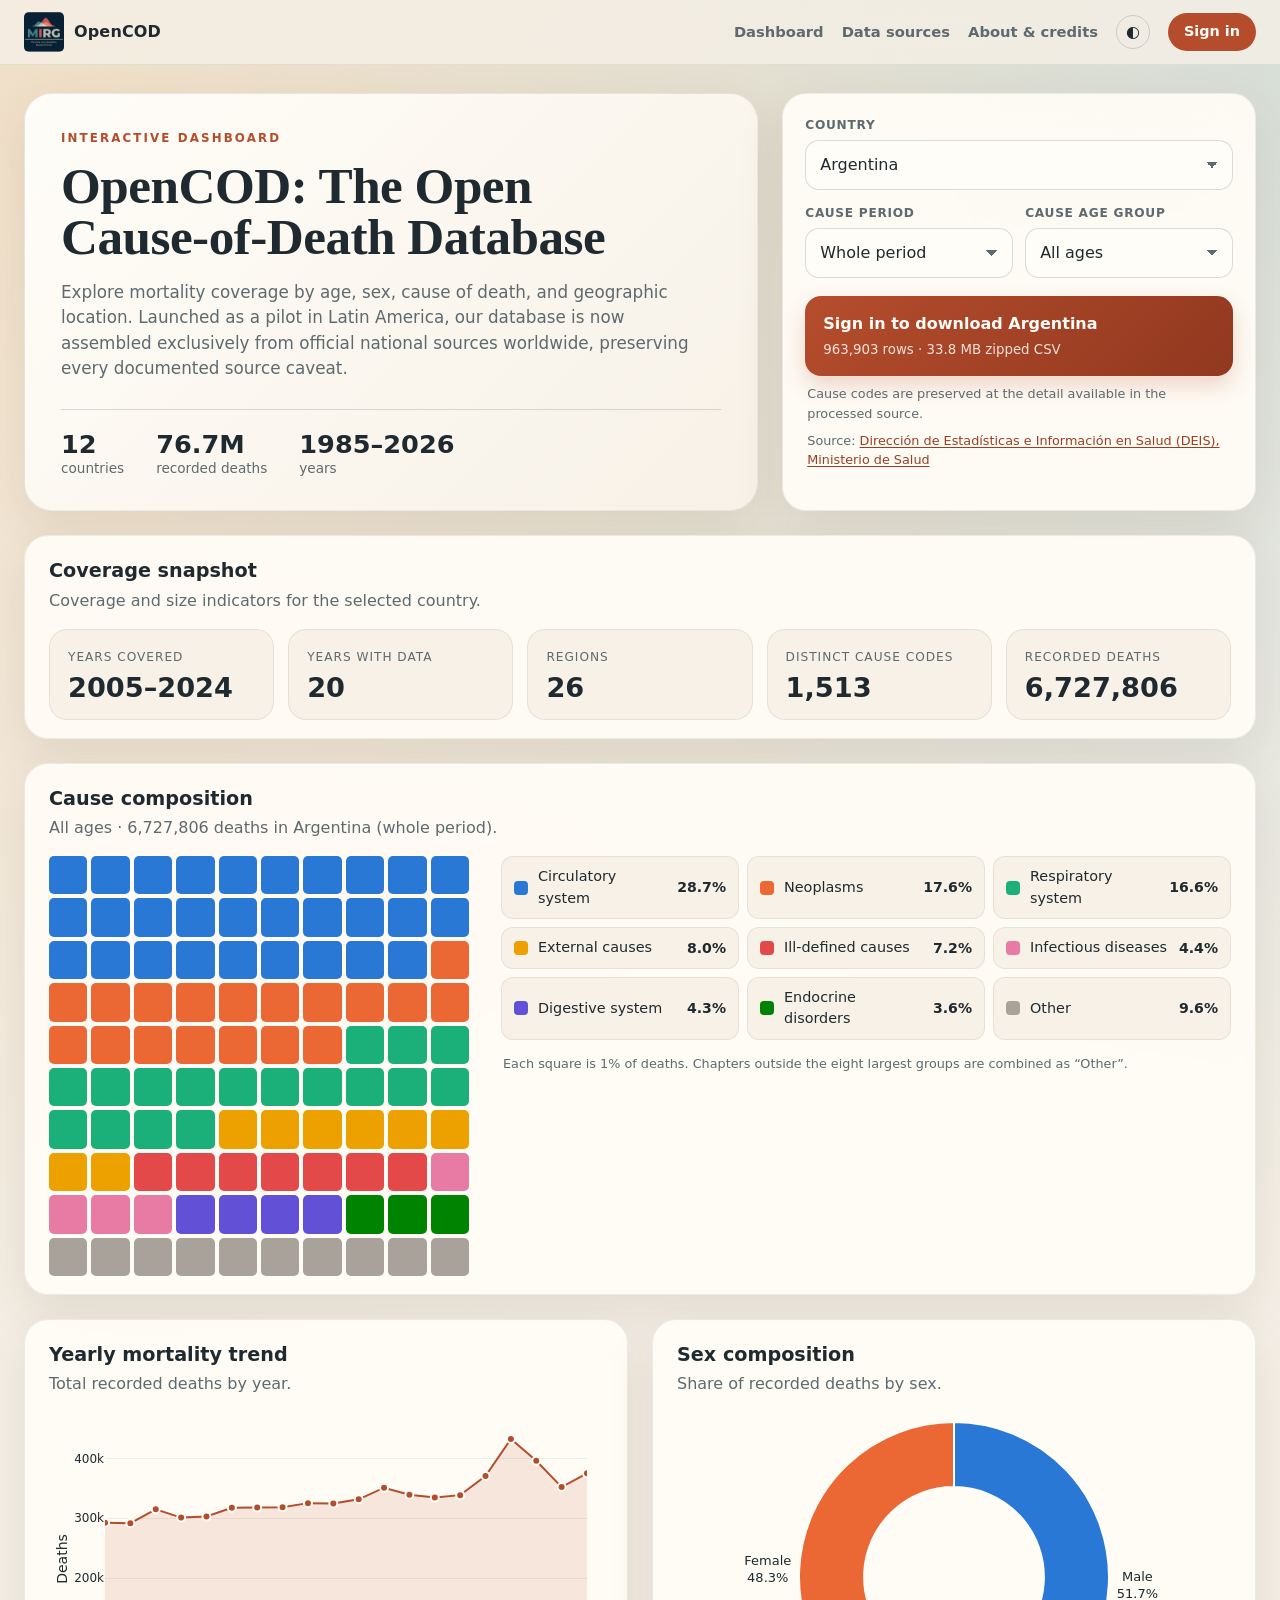
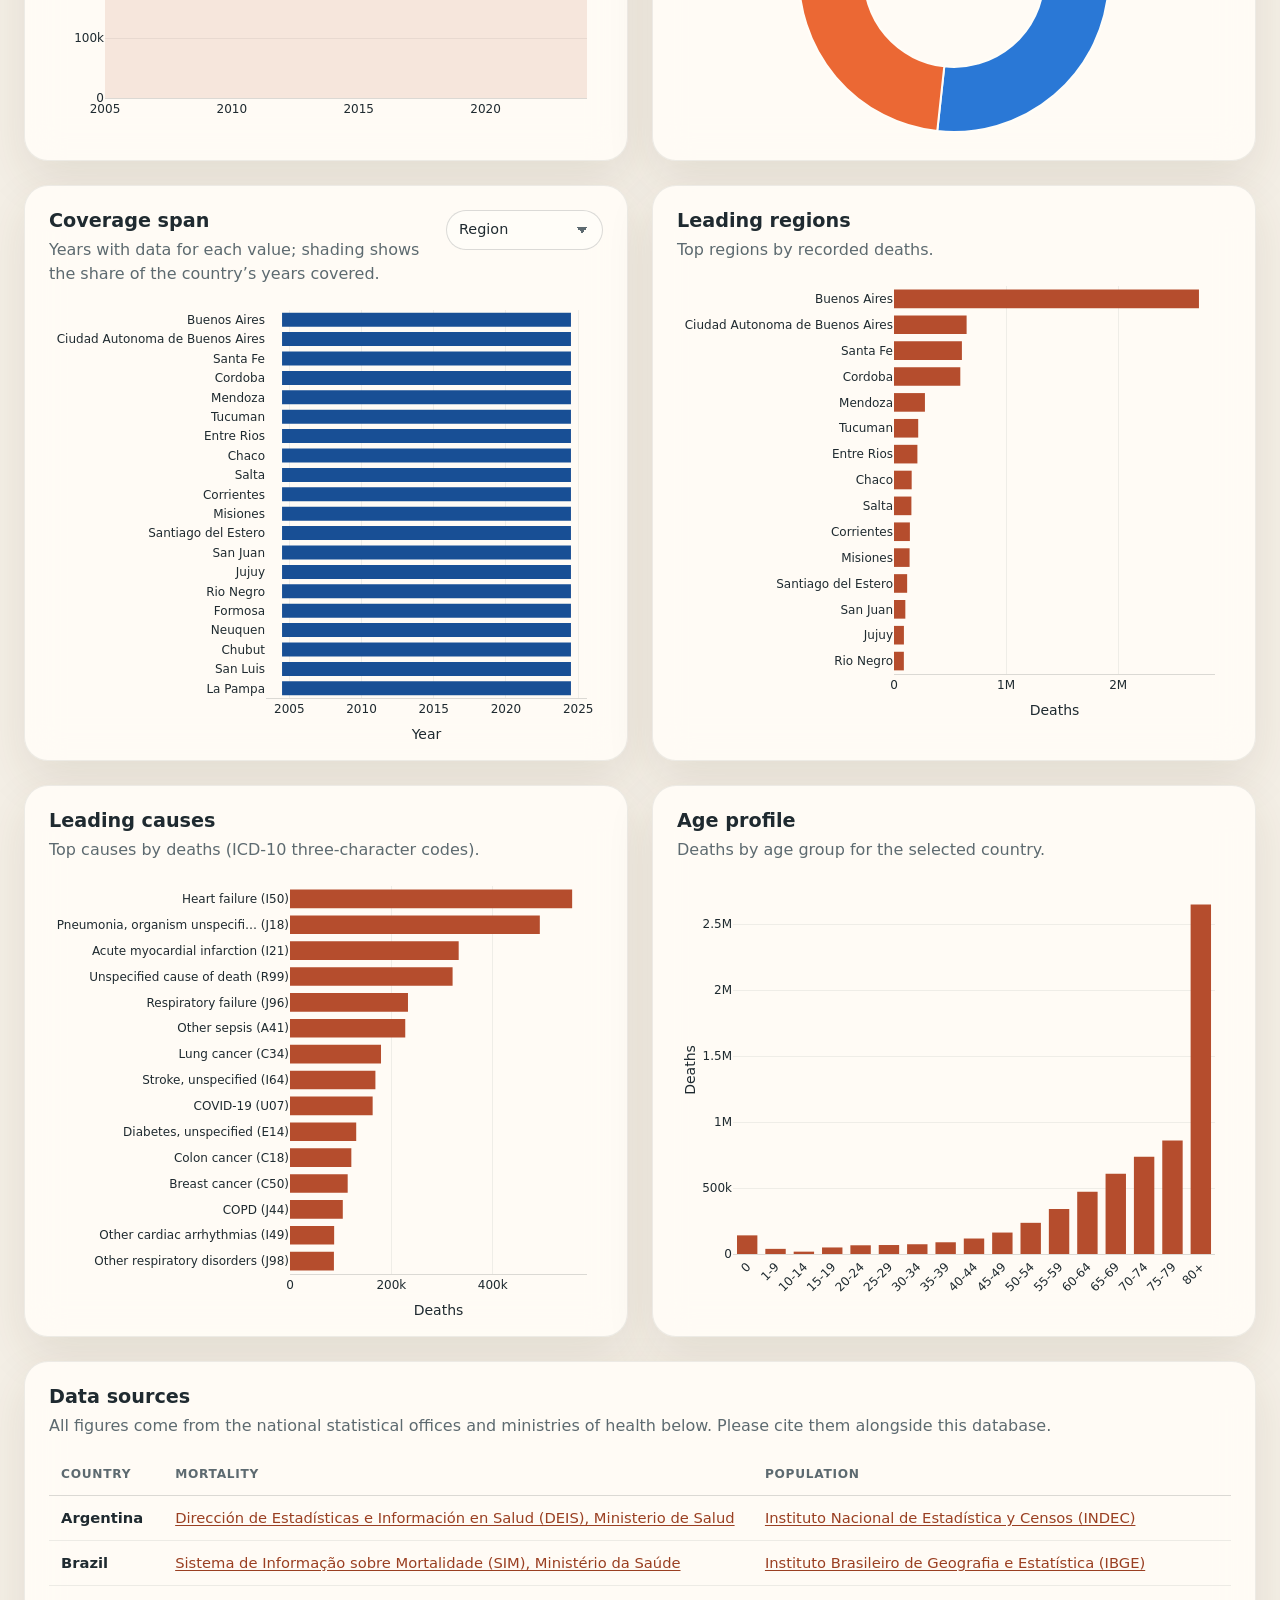
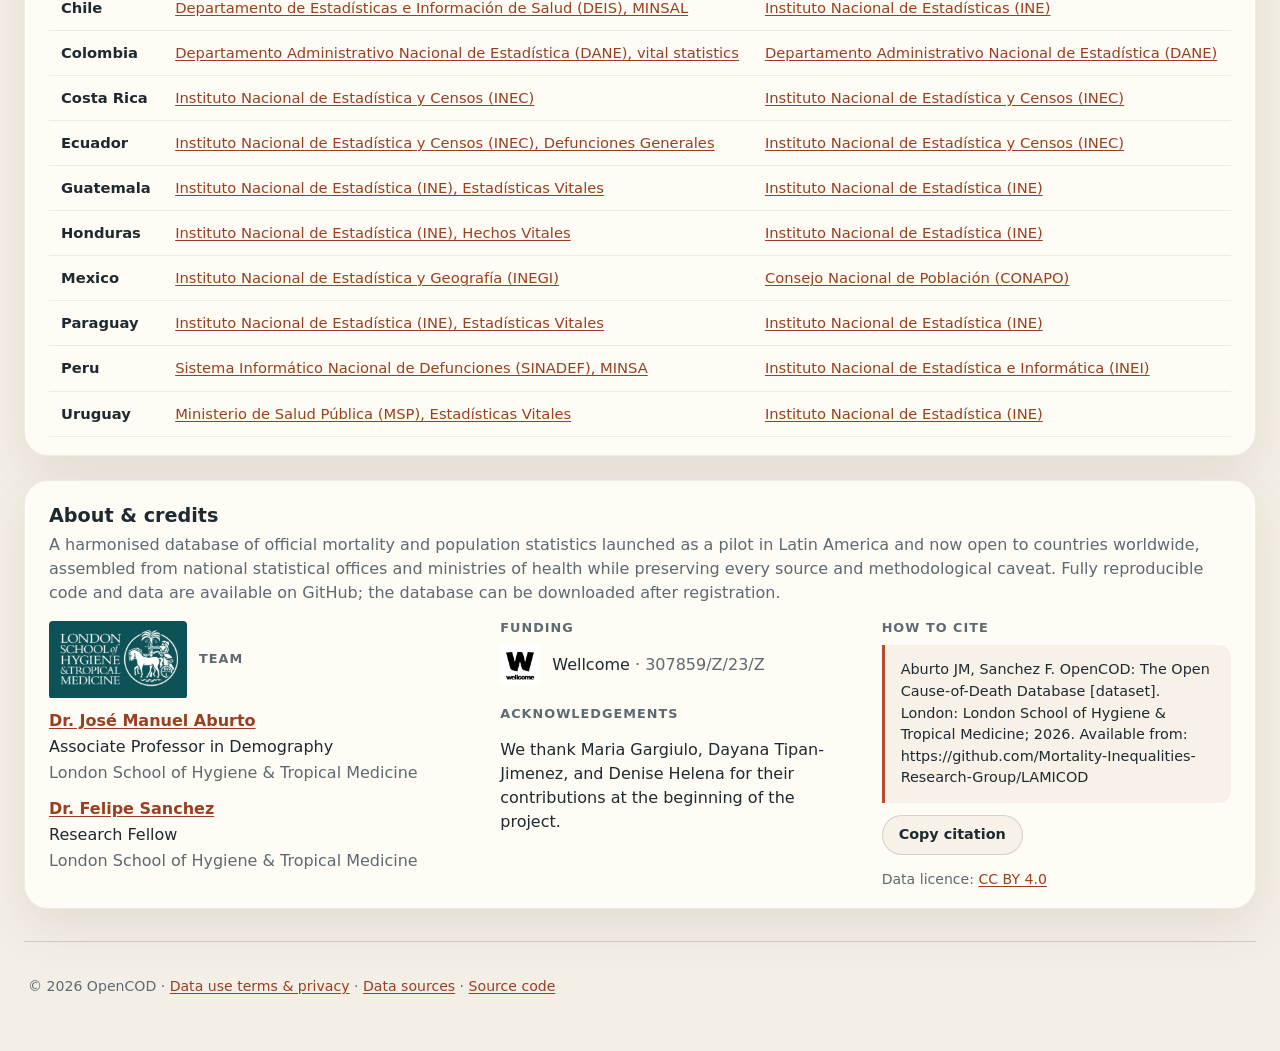
<file: index.html>
<!DOCTYPE html>
<html lang="en">
  <head>
    <meta charset="UTF-8" />
    <meta name="viewport" content="width=device-width, initial-scale=1.0" />
    <title>OpenCOD: The Open Cause-of-Death Database</title>
    <meta
      name="description"
      content="OpenCOD: harmonised official cause-of-death statistics assembled from national sources worldwide."
    />
    <link rel="stylesheet" href="./styles.css?v=20261104-3" />
    <script src="./vendor/plotly-2.35.2.min.js"></script>
    <script src="./vendor/supabase-2.45.4.min.js"></script>
    <script src="./config.js?v=20261104-2"></script>
  </head>
  <body>
    <nav class="topbar" aria-label="Main">
      <div class="topbar-inner">
        <a class="brand" href="#top">
          <img
            class="brand-logo"
            src="./assets/mirg.png"
            alt="Mortality and Inequalities Research Group"
          />
          <span>OpenCOD</span>
        </a>
        <div class="topbar-links">
          <a href="#dashboard">Dashboard</a>
          <a href="#sources">Data sources</a>
          <a href="#about">About &amp; credits</a>
          <button id="theme-toggle" class="icon-button" type="button" aria-label="Toggle dark mode">
            <span aria-hidden="true">◐</span>
          </button>
          <button id="account-button" class="pill-button" type="button">Sign in</button>
        </div>
      </div>
    </nav>

    <div class="page-shell" id="top">
      <header class="hero">
        <div class="hero-copy">
          <p class="eyebrow">Interactive dashboard</p>
          <h1>OpenCOD: The Open Cause-of-Death Database</h1>
          <p class="hero-text">
            Explore mortality coverage by age, sex, cause of death, and geographic
            location. Launched as a pilot in Latin America, our database is now assembled
            exclusively from official national sources worldwide, preserving every
            documented source caveat.
          </p>
          <ul class="hero-facts" id="hero-facts" aria-label="Database at a glance"></ul>
        </div>

        <div class="hero-panel" aria-label="Filters and download">
          <label class="control">
            <span>Country</span>
            <select id="country-select"></select>
          </label>
          <div class="control-row">
            <label class="control">
              <span>Cause period</span>
              <select id="year-select"></select>
            </label>
            <label class="control">
              <span>Cause age group</span>
              <select id="age-select"></select>
            </label>
          </div>

          <div class="download-control">
            <button id="country-download" class="download-button" type="button" disabled>
              <span id="country-download-label">Select one country to download</span>
              <small id="country-download-detail">Age, sex, location, cause code, year and deaths</small>
            </button>
            <p id="country-download-note" class="download-note"></p>
            <p id="country-source" class="download-source"></p>
          </div>
        </div>
      </header>

      <main class="dashboard-grid" id="dashboard">
        <section class="panel wide">
          <div class="section-heading">
            <h2>Coverage snapshot</h2>
            <p>Coverage and size indicators for the selected country.</p>
          </div>
          <div id="kpi-grid" class="kpi-grid"></div>
        </section>

        <section class="panel wide">
          <div class="section-heading">
            <h2>Cause composition</h2>
            <p id="waffle-subtitle">Cause-of-death composition for the selected country, age group and period.</p>
          </div>
          <div class="waffle-layout">
            <div id="waffle-chart" class="waffle-chart" role="img" aria-label="Cause composition, each square is 1% of deaths"></div>
            <div>
              <div id="waffle-legend" class="waffle-legend"></div>
              <p class="chart-footnote">Each square is 1% of deaths. Chapters outside the eight largest groups are combined as “Other”.</p>
            </div>
          </div>
        </section>

        <section class="panel">
          <div class="section-heading">
            <h2>Yearly mortality trend</h2>
            <p>Total recorded deaths by year.</p>
          </div>
          <div id="yearly-chart" class="chart"></div>
        </section>

        <section class="panel">
          <div class="section-heading">
            <h2>Sex composition</h2>
            <p>Share of recorded deaths by sex.</p>
          </div>
          <div id="sex-chart" class="chart"></div>
        </section>

        <section class="panel">
          <div class="section-heading section-heading-row">
            <div>
              <h2>Coverage span</h2>
              <p>Years with data for each value; shading shows the share of the country’s years covered.</p>
            </div>
            <label class="control compact">
              <span class="visually-hidden">Dimension</span>
              <select id="dimension-select">
                <option value="region">Region</option>
                <option value="age_group">Age group</option>
                <option value="sex">Sex</option>
                <option value="cause_group">Cause of death</option>
              </select>
            </label>
          </div>
          <div id="availability-chart" class="chart tall"></div>
        </section>

        <section class="panel">
          <div class="section-heading">
            <h2>Leading regions</h2>
            <p>Top regions by recorded deaths.</p>
          </div>
          <div id="region-chart" class="chart tall"></div>
        </section>

        <section class="panel">
          <div class="section-heading">
            <h2>Leading causes</h2>
            <p>Top causes by deaths (ICD-10 three-character codes).</p>
          </div>
          <div id="cause-chart" class="chart tall"></div>
        </section>

        <section class="panel">
          <div class="section-heading">
            <h2>Age profile</h2>
            <p>Deaths by age group for the selected country.</p>
          </div>
          <div id="age-chart" class="chart tall"></div>
        </section>

        <section class="panel wide" id="sources">
          <div class="section-heading">
            <h2>Data sources</h2>
            <p>
              All figures come from the national statistical offices and ministries of health
              below. Please cite them alongside this database.
            </p>
          </div>
          <div class="table-wrap">
            <table class="sources-table">
              <thead>
                <tr><th scope="col">Country</th><th scope="col">Mortality</th><th scope="col">Population</th></tr>
              </thead>
              <tbody id="sources-body"></tbody>
            </table>
          </div>
        </section>

        <section class="panel wide" id="about">
          <div class="section-heading">
            <h2>About &amp; credits</h2>
            <p id="about-summary"></p>
          </div>
          <div class="about-grid">
            <div>
              <h3 class="credit-heading">
                <img
                  class="credit-logo institution-logo"
                  src="./assets/lshtm.png"
                  alt="London School of Hygiene &amp; Tropical Medicine"
                />
                <span>Team</span>
              </h3>
              <ul id="team-list" class="people-list"></ul>
            </div>
            <div>
              <h3>Funding</h3>
              <ul id="funder-list" class="plain-list"></ul>
              <h3>Acknowledgements</h3>
              <p id="acknowledgements"></p>
            </div>
            <div>
              <h3>How to cite</h3>
              <blockquote id="citation" class="citation"></blockquote>
              <button id="copy-citation" class="pill-button subtle" type="button">Copy citation</button>
              <p id="license" class="license"></p>
            </div>
          </div>
        </section>
      </main>

      <footer class="site-footer">
        <p>
          © <span id="footer-year"></span> OpenCOD ·
          <a href="./terms.html">Data use terms &amp; privacy</a> ·
          <a href="#sources">Data sources</a> ·
          <a id="footer-repo" href="#" hidden>Source code</a>
        </p>
      </footer>
    </div>

    <dialog id="auth-dialog" class="auth-dialog" aria-labelledby="auth-title">
      <form method="dialog" class="dialog-close-form">
        <button class="icon-button" aria-label="Close">✕</button>
      </form>

      <div id="auth-view-signin" class="auth-view">
        <h2 id="auth-title">Sign in to download</h2>
        <form id="signin-form" class="auth-form">
          <label class="control"><span>Email</span>
            <input type="email" name="email" required autocomplete="email" />
          </label>
          <label class="control"><span>Password</span>
            <input type="password" name="password" required autocomplete="current-password" />
          </label>
          <button class="primary-button" type="submit">Sign in</button>
        </form>
        <p class="muted small"><button type="button" class="link-button" data-auth-view="forgot">Forgot your password?</button></p>
        <p class="muted small">New here? <button type="button" class="link-button" data-auth-view="register">Register for data access</button></p>
      </div>

      <div id="auth-view-forgot" class="auth-view" hidden>
        <h2>Reset your password</h2>
        <p class="muted">Enter the email you registered with and we’ll send you a link to choose a new password.</p>
        <form id="forgot-form" class="auth-form">
          <label class="control"><span>Email</span>
            <input type="email" name="email" required autocomplete="email" />
          </label>
          <button class="primary-button" type="submit">Email me a reset link</button>
        </form>
        <p class="muted small"><button type="button" class="link-button" data-auth-view="signin">Back to sign in</button></p>
      </div>

      <div id="auth-view-password" class="auth-view" hidden>
        <h2>Set your password</h2>
        <p class="muted">Choose a password (at least 8 characters). You’ll use it with your email to sign in next time.</p>
        <form id="password-form" class="auth-form">
          <label class="control"><span>New password</span>
            <input type="password" name="password" required minlength="8" autocomplete="new-password" />
          </label>
          <label class="control"><span>Confirm password</span>
            <input type="password" name="confirm" required minlength="8" autocomplete="new-password" />
          </label>
          <button class="primary-button" type="submit">Save password</button>
        </form>
      </div>

      <div id="auth-view-register" class="auth-view" hidden>
        <h2>Register for data access</h2>
        <p class="muted">
          Downloads are free. We ask who you are so we can report how the data are used and
          contact you if a file is corrected.
        </p>
        <form id="register-form" class="auth-form">
          <label class="control"><span>Full name</span>
            <input name="full_name" required maxlength="200" autocomplete="name" />
          </label>
          <label class="control"><span>Email</span>
            <input type="email" name="email" required autocomplete="email" />
          </label>
          <label class="control"><span>Institution / organisation</span>
            <input name="institution" required maxlength="200" autocomplete="organization" />
          </label>
          <label class="control"><span>Country</span>
            <input name="country" required maxlength="100" autocomplete="country-name" />
          </label>
          <label class="control"><span>Intended use</span>
            <textarea name="intended_use" required maxlength="1000" rows="3"
              placeholder="e.g. PhD thesis on cardiovascular mortality trends"></textarea>
          </label>
          <label class="checkbox">
            <input type="checkbox" name="accepted_terms" required />
            <span>I agree to the <a href="./terms.html" target="_blank" rel="noopener">data use terms and privacy notice</a>.</span>
          </label>
          <button class="primary-button" type="submit">Register and email me a link to set my password</button>
        </form>
        <p class="muted small">Already registered? <button type="button" class="link-button" data-auth-view="signin">Sign in</button></p>
      </div>

      <div id="auth-view-account" class="auth-view" hidden>
        <h2>Your account</h2>
        <p id="account-details" class="muted"></p>
        <button type="button" class="pill-button subtle" data-auth-view="password">Change password</button>
        <button id="signout-button" class="pill-button subtle" type="button">Sign out</button>
      </div>

      <p id="auth-message" class="auth-message" role="status" aria-live="polite"></p>
    </dialog>

    <div id="loading" class="loading" role="status">
      <span class="spinner" aria-hidden="true"></span>
      <span>Loading mortality data…</span>
    </div>

    <script src="./icd10.js?v=20261104-2"></script>
    <script src="./auth.js?v=20261105-1"></script>
    <script src="./app.js?v=20261104-2"></script>
  </body>
</html>
</file>
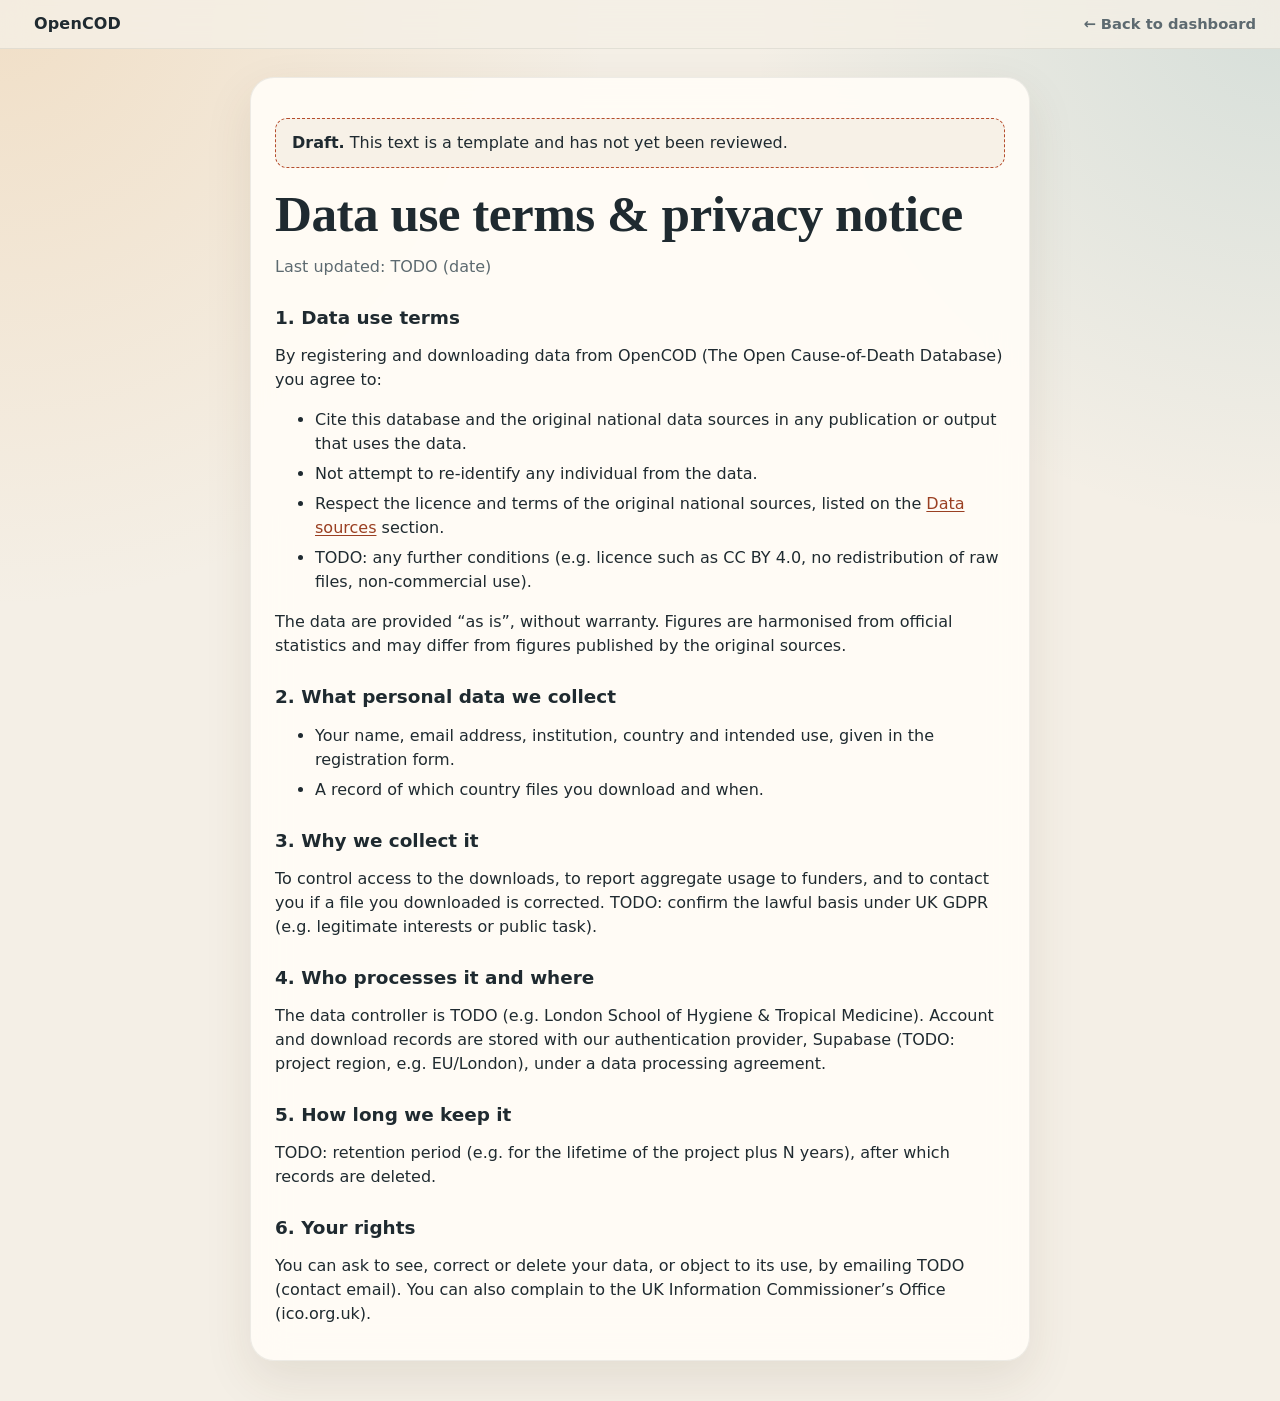
<file: terms.html>
<!DOCTYPE html>
<html lang="en">
  <head>
    <meta charset="UTF-8" />
    <meta name="viewport" content="width=device-width, initial-scale=1.0" />
    <title>Data Use Terms</title>
    <link rel="stylesheet" href="./styles.css?v=20261104-2" />
    <style>
      .legal { max-width: 780px; margin: 0 auto; }
      .legal h2 { margin: 28px 0 8px; font-size: 1.15rem; }
      .legal li { margin-bottom: 6px; }
      .draft-banner {
        padding: 12px 16px; border-radius: 12px; margin-bottom: 20px;
        border: 1px dashed var(--accent); color: var(--ink); background: var(--panel-sunken);
      }
    </style>
  </head>
  <body>
    <nav class="topbar" aria-label="Main">
      <div class="topbar-inner">
        <a class="brand" href="./index.html"><span class="brand-mark" aria-hidden="true"></span><span>OpenCOD</span></a>
        <div class="topbar-links"><a href="./index.html">← Back to dashboard</a></div>
      </div>
    </nav>

    <div class="page-shell">
      <article class="panel legal">
        <!-- TODO: Replace every TODO below and have the text reviewed by LSHTM's
             data protection / legal team, then delete this banner. -->
        <p class="draft-banner"><strong>Draft.</strong> This text is a template and has not yet been reviewed.</p>

        <h1>Data use terms &amp; privacy notice</h1>
        <p class="muted">Last updated: TODO (date)</p>

        <h2>1. Data use terms</h2>
        <p>By registering and downloading data from OpenCOD (The Open Cause-of-Death Database) you agree to:</p>
        <ul>
          <li>Cite this database and the original national data sources in any publication or output that uses the data.</li>
          <li>Not attempt to re-identify any individual from the data.</li>
          <li>Respect the licence and terms of the original national sources, listed on the <a href="./index.html#sources">Data sources</a> section.</li>
          <li>TODO: any further conditions (e.g. licence such as CC BY 4.0, no redistribution of raw files, non-commercial use).</li>
        </ul>
        <p>The data are provided “as is”, without warranty. Figures are harmonised from official statistics and may differ from figures published by the original sources.</p>

        <h2>2. What personal data we collect</h2>
        <ul>
          <li>Your name, email address, institution, country and intended use, given in the registration form.</li>
          <li>A record of which country files you download and when.</li>
        </ul>

        <h2>3. Why we collect it</h2>
        <p>
          To control access to the downloads, to report aggregate usage to funders, and to contact you
          if a file you downloaded is corrected. TODO: confirm the lawful basis under UK GDPR
          (e.g. legitimate interests or public task).
        </p>

        <h2>4. Who processes it and where</h2>
        <p>
          The data controller is TODO (e.g. London School of Hygiene &amp; Tropical Medicine).
          Account and download records are stored with our authentication provider, Supabase
          (TODO: project region, e.g. EU/London), under a data processing agreement.
        </p>

        <h2>5. How long we keep it</h2>
        <p>TODO: retention period (e.g. for the lifetime of the project plus N years), after which records are deleted.</p>

        <h2>6. Your rights</h2>
        <p>
          You can ask to see, correct or delete your data, or object to its use, by emailing
          TODO (contact email). You can also complain to the UK Information Commissioner’s Office (ico.org.uk).
        </p>
      </article>
    </div>
  </body>
</html>
</file>
<file: styles.css>
/* ------------------------------------------------------------------ tokens */
:root {
  color-scheme: light;
  --font-sans: "Avenir Next", "Segoe UI", system-ui, sans-serif;
  --font-serif: Georgia, "Times New Roman", serif;

  --bg: #f4efe6;
  --bg-glow-warm: rgba(229, 171, 99, 0.24);
  --bg-glow-cool: rgba(31, 122, 140, 0.14);
  --panel: rgba(255, 252, 246, 0.94);
  --panel-strong: #fffdf8;
  --panel-sunken: #f7f1e7;
  --ink: #1f2a30;
  --muted: #5d6a70;
  --line: rgba(31, 42, 48, 0.08);
  --line-strong: rgba(31, 42, 48, 0.16);
  --grid: rgba(31, 42, 48, 0.07);
  --accent: #b54d2d;
  --accent-deep: #91381f;
  --accent-ink: #fffdf8;
  --link: #9a3f22;
  --shadow: 0 18px 48px rgba(79, 56, 30, 0.1);
  --focus: #2a78d6;

  /* Single-series charts use the brand accent. */
  --chart-accent: #b54d2d;
  --chart-accent-fill: rgba(181, 77, 45, 0.12);

  /* Categorical slots (validated: adjacent CVD ΔE ≥ 9.1, normal-vision ≥ 19.6). */
  --series-1: #2a78d6;
  --series-2: #eb6834;
  --series-3: #1baf7a;
  --series-4: #eda100;
  --series-5: #e87ba4;
  --series-6: #008300;
  --series-7: #6250d6;
  --series-8: #e34948;
  --series-other: #a8a29a;

  /* Sequential (one hue, light -> dark). */
  --seq-low: #b7d3f6;
  --seq-high: #184f95;
}

@media (prefers-color-scheme: dark) {
  :root:where(:not([data-theme="light"])) {
    color-scheme: dark;
    --bg: #171513;
    --bg-glow-warm: rgba(181, 77, 45, 0.16);
    --bg-glow-cool: rgba(31, 122, 140, 0.12);
    --panel: rgba(33, 30, 27, 0.94);
    --panel-strong: #211e1b;
    --panel-sunken: #2a2622;
    --ink: #f0ebe3;
    --muted: #b5aca0;
    --line: rgba(240, 235, 227, 0.08);
    --line-strong: rgba(240, 235, 227, 0.18);
    --grid: rgba(240, 235, 227, 0.08);
    --accent: #d0643f;
    --accent-deep: #a8492a;
    --link: #f0a07f;
    --shadow: 0 18px 48px rgba(0, 0, 0, 0.35);
    --focus: #6da7ec;
    --chart-accent: #e07a55;
    --chart-accent-fill: rgba(224, 122, 85, 0.16);
    --series-1: #3987e5;
    --series-2: #d95926;
    --series-3: #199e70;
    --series-4: #c98500;
    --series-5: #d55181;
    --series-6: #008300;
    --series-7: #9085e9;
    --series-8: #e66767;
    --series-other: #6f6961;
    --seq-low: #2e4f75;
    --seq-high: #86b6ef;
  }
}

:root[data-theme="dark"] {
  color-scheme: dark;
  --bg: #171513;
  --bg-glow-warm: rgba(181, 77, 45, 0.16);
  --bg-glow-cool: rgba(31, 122, 140, 0.12);
  --panel: rgba(33, 30, 27, 0.94);
  --panel-strong: #211e1b;
  --panel-sunken: #2a2622;
  --ink: #f0ebe3;
  --muted: #b5aca0;
  --line: rgba(240, 235, 227, 0.08);
  --line-strong: rgba(240, 235, 227, 0.18);
  --grid: rgba(240, 235, 227, 0.08);
  --accent: #d0643f;
  --accent-deep: #a8492a;
  --link: #f0a07f;
  --shadow: 0 18px 48px rgba(0, 0, 0, 0.35);
  --focus: #6da7ec;
  --chart-accent: #e07a55;
  --chart-accent-fill: rgba(224, 122, 85, 0.16);
  --series-1: #3987e5;
  --series-2: #d95926;
  --series-3: #199e70;
  --series-4: #c98500;
  --series-5: #d55181;
  --series-6: #008300;
  --series-7: #9085e9;
  --series-8: #e66767;
  --series-other: #6f6961;
  --seq-low: #2e4f75;
  --seq-high: #86b6ef;
}

/* ------------------------------------------------------------------ base */
* {
  box-sizing: border-box;
}

html {
  scroll-behavior: smooth;
  scroll-padding-top: 80px;
}

body {
  margin: 0;
  font-family: var(--font-sans);
  color: var(--ink);
  background-color: var(--bg);
  background-image:
    radial-gradient(circle at 0% 0%, var(--bg-glow-warm), transparent 32%),
    radial-gradient(circle at 100% 0%, var(--bg-glow-cool), transparent 28%);
  background-repeat: no-repeat;
  line-height: 1.5;
}

a {
  color: var(--link);
  text-underline-offset: 2px;
}

:focus-visible {
  outline: 2px solid var(--focus);
  outline-offset: 2px;
}

h1,
h2,
h3 {
  margin: 0;
  line-height: 1.15;
}

.muted {
  color: var(--muted);
}

.small {
  font-size: 0.85rem;
}

.visually-hidden {
  position: absolute;
  width: 1px;
  height: 1px;
  overflow: hidden;
  clip: rect(0 0 0 0);
  white-space: nowrap;
}

/* ------------------------------------------------------------------ top bar */
.topbar {
  position: sticky;
  top: 0;
  z-index: 20;
  background: color-mix(in srgb, var(--bg) 82%, transparent);
  backdrop-filter: blur(14px);
  border-bottom: 1px solid var(--line);
}

.topbar-inner {
  max-width: 1440px;
  margin: 0 auto;
  padding: 12px 24px;
  display: flex;
  align-items: center;
  justify-content: space-between;
  gap: 16px;
}

.brand {
  display: inline-flex;
  align-items: center;
  gap: 10px;
  color: var(--ink);
  font-weight: 700;
  text-decoration: none;
  letter-spacing: 0.01em;
}

.brand-logo {
  width: 40px;
  height: 40px;
  object-fit: contain;
  border-radius: 5px;
}

.topbar-links {
  display: flex;
  align-items: center;
  gap: 18px;
}

.topbar-links a {
  color: var(--muted);
  font-size: 0.92rem;
  font-weight: 600;
  text-decoration: none;
}

.topbar-links a:hover {
  color: var(--ink);
}

button {
  font: inherit;
  cursor: pointer;
}

.icon-button {
  border: 1px solid var(--line-strong);
  background: transparent;
  color: var(--ink);
  width: 34px;
  height: 34px;
  border-radius: 50%;
}

.pill-button {
  border: none;
  border-radius: 999px;
  padding: 8px 16px;
  font-weight: 700;
  font-size: 0.9rem;
  color: var(--accent-ink);
  background: var(--accent);
}

.pill-button.subtle {
  color: var(--ink);
  background: var(--panel-sunken);
  border: 1px solid var(--line-strong);
}

.link-button {
  border: none;
  background: none;
  padding: 0;
  color: var(--link);
  text-decoration: underline;
}

/* ------------------------------------------------------------------ layout */
.page-shell {
  max-width: 1440px;
  margin: 0 auto;
  padding: 28px 24px 40px;
}

.hero {
  display: grid;
  grid-template-columns: minmax(0, 1.55fr) minmax(320px, 1fr);
  gap: 24px;
  align-items: stretch;
  margin-bottom: 24px;
}

.hero-copy {
  display: flex;
  flex-direction: column;
  justify-content: center;
  padding: 36px 36px 32px;
  border-radius: 28px;
  background: linear-gradient(135deg, var(--panel-strong), var(--panel-sunken));
  box-shadow: var(--shadow);
  border: 1px solid var(--line);
}

.eyebrow {
  margin: 0 0 12px;
  text-transform: uppercase;
  letter-spacing: 0.18em;
  font-size: 0.74rem;
  color: var(--accent);
  font-weight: 700;
}

h1 {
  font-family: var(--font-serif);
  font-size: clamp(2.2rem, 4vw, 3.8rem);
  line-height: 1;
  letter-spacing: -0.01em;
  text-wrap: balance;
}

.hero-text {
  margin: 18px 0 0;
  max-width: 60ch;
  font-size: 1.05rem;
  color: var(--muted);
}

.hero-facts {
  display: flex;
  flex-wrap: wrap;
  gap: 12px 32px;
  margin: 28px 0 0;
  padding: 20px 0 0;
  list-style: none;
  border-top: 1px solid var(--line-strong);
}

.hero-facts li {
  display: grid;
}

.hero-facts strong {
  font-size: 1.6rem;
  line-height: 1.1;
  font-variant-numeric: tabular-nums;
}

.hero-facts span {
  color: var(--muted);
  font-size: 0.85rem;
}

.hero-panel,
.panel {
  background: var(--panel);
  backdrop-filter: blur(18px);
  border-radius: 24px;
  box-shadow: var(--shadow);
  border: 1px solid var(--line);
}

.hero-panel {
  display: grid;
  gap: 14px;
  align-content: start;
  padding: 22px;
}

.control {
  display: grid;
  gap: 6px;
  min-width: 0;
}

.control > span {
  font-size: 0.76rem;
  font-weight: 700;
  letter-spacing: 0.06em;
  color: var(--muted);
  text-transform: uppercase;
}

.control-row {
  display: grid;
  grid-template-columns: 1fr 1fr;
  gap: 12px;
}

select,
input,
textarea {
  width: 100%;
  border: 1px solid var(--line-strong);
  border-radius: 14px;
  padding: 12px 14px;
  font: inherit;
  color: var(--ink);
  background: var(--panel-strong);
}

select {
  appearance: none;
  padding-right: 38px;
  background-image: linear-gradient(45deg, transparent 50%, var(--muted) 50%),
    linear-gradient(135deg, var(--muted) 50%, transparent 50%);
  background-position: calc(100% - 20px) 50%, calc(100% - 14px) 50%;
  background-size: 6px 6px;
  background-repeat: no-repeat;
}

.control.compact select {
  padding: 8px 34px 8px 12px;
  border-radius: 999px;
  font-size: 0.9rem;
}

/* ------------------------------------------------------------------ download */
.download-control {
  display: grid;
  gap: 8px;
  margin-top: 4px;
}

.download-button {
  display: grid;
  gap: 4px;
  width: 100%;
  text-align: left;
  border: none;
  padding: 16px 18px;
  border-radius: 16px;
  color: var(--accent-ink);
  background: linear-gradient(135deg, var(--accent), var(--accent-deep));
  box-shadow: 0 10px 22px rgba(181, 77, 45, 0.22);
  transition: transform 140ms ease, box-shadow 140ms ease, opacity 140ms ease;
}

.download-button:hover:not(:disabled) {
  transform: translateY(-1px);
  box-shadow: 0 13px 26px rgba(181, 77, 45, 0.3);
}

.download-button span {
  font-size: 1rem;
  font-weight: 700;
}

.download-button small {
  opacity: 0.85;
}

.download-button:disabled {
  cursor: not-allowed;
  opacity: 0.55;
  box-shadow: none;
}

.download-note,
.download-source {
  margin: 0 2px;
  color: var(--muted);
  font-size: 0.8rem;
}

.download-note:empty,
.download-source:empty {
  display: none;
}

/* ------------------------------------------------------------------ panels */
.dashboard-grid {
  display: grid;
  grid-template-columns: repeat(2, minmax(0, 1fr));
  gap: 24px;
}

.panel {
  padding: 24px 24px 18px;
  min-width: 0;
}

.panel.wide {
  grid-column: 1 / -1;
}

.section-heading h2 {
  font-size: 1.2rem;
}

.section-heading p {
  margin: 6px 0 16px;
  color: var(--muted);
}

.section-heading-row {
  display: flex;
  justify-content: space-between;
  align-items: flex-start;
  gap: 16px;
}

.section-heading-row .control {
  flex: 0 0 auto;
}

.kpi-grid {
  display: grid;
  grid-template-columns: repeat(5, minmax(0, 1fr));
  gap: 14px;
}

.kpi-card {
  padding: 18px;
  border-radius: 18px;
  background: var(--panel-sunken);
  border: 1px solid var(--line);
}

.kpi-label {
  display: block;
  font-size: 0.76rem;
  text-transform: uppercase;
  letter-spacing: 0.08em;
  color: var(--muted);
  margin-bottom: 8px;
}

.kpi-value {
  display: block;
  font-size: 1.7rem;
  font-weight: 700;
  line-height: 1;
  font-variant-numeric: tabular-nums;
}

.chart {
  min-height: 330px;
}

.chart.tall {
  min-height: 440px;
}

.chart-footnote {
  margin: 14px 2px 0;
  color: var(--muted);
  font-size: 0.8rem;
}

/* ------------------------------------------------------------------ waffle */
.waffle-layout {
  display: grid;
  grid-template-columns: minmax(260px, 420px) minmax(0, 1fr);
  gap: 32px;
  align-items: start;
}

.waffle-chart {
  display: grid;
  grid-template-columns: repeat(10, minmax(0, 1fr));
  gap: 4px;
}

.waffle-cell {
  aspect-ratio: 1;
  border-radius: 5px;
}

.waffle-legend {
  display: grid;
  grid-template-columns: repeat(auto-fill, minmax(230px, 1fr));
  gap: 8px;
  align-content: start;
}

.waffle-legend-item {
  display: grid;
  grid-template-columns: 14px 1fr auto;
  gap: 10px;
  align-items: center;
  padding: 9px 12px;
  border-radius: 12px;
  background: var(--panel-sunken);
  border: 1px solid var(--line);
}

.waffle-swatch {
  width: 14px;
  height: 14px;
  border-radius: 4px;
}

.waffle-label {
  font-size: 0.9rem;
}

.waffle-value {
  font-size: 0.88rem;
  font-weight: 700;
  font-variant-numeric: tabular-nums;
}

/* ------------------------------------------------------------------ sources */
.table-wrap {
  overflow-x: auto;
}

.sources-table {
  width: 100%;
  border-collapse: collapse;
  font-size: 0.92rem;
}

.sources-table th,
.sources-table td {
  text-align: left;
  vertical-align: top;
  padding: 11px 12px;
  border-bottom: 1px solid var(--line);
}

.sources-table thead th {
  font-size: 0.76rem;
  text-transform: uppercase;
  letter-spacing: 0.06em;
  color: var(--muted);
  border-bottom: 1px solid var(--line-strong);
}

.sources-table tbody th {
  white-space: nowrap;
}

/* ------------------------------------------------------------------ about */
.about-grid {
  display: grid;
  grid-template-columns: 1.2fr 1fr 1fr;
  gap: 32px;
}

.about-grid h3 {
  font-size: 0.8rem;
  text-transform: uppercase;
  letter-spacing: 0.08em;
  color: var(--muted);
  margin: 0 0 10px;
}

.about-grid h3:not(:first-child) {
  margin-top: 22px;
}

.credit-heading {
  display: flex;
  align-items: center;
  gap: 12px;
}

.credit-logo {
  display: block;
  object-fit: contain;
}

.institution-logo {
  width: 138px;
  height: 78px;
  border-radius: 4px;
}

.people-list,
.plain-list {
  list-style: none;
  margin: 0;
  padding: 0;
  display: grid;
  gap: 12px;
}

.people-list li {
  display: grid;
  gap: 2px;
}

.funder-entry {
  display: flex;
  align-items: center;
  gap: 12px;
}

.funder-logo {
  width: 40px;
  height: 40px;
}

.orcid {
  font-size: 0.75rem;
  font-weight: 700;
}

.citation {
  margin: 0 0 12px;
  padding: 14px 16px;
  border-left: 3px solid var(--accent);
  border-radius: 0 12px 12px 0;
  background: var(--panel-sunken);
  font-size: 0.9rem;
}

.license {
  margin: 14px 0 0;
  font-size: 0.88rem;
  color: var(--muted);
}

/* Unfilled TODO entries from content/credits.json stay visibly unfinished. */
.placeholder {
  outline: 1px dashed var(--accent);
  outline-offset: 3px;
  border-radius: 4px;
  opacity: 0.75;
}

/* ------------------------------------------------------------------ footer */
.site-footer {
  margin-top: 32px;
  padding: 20px 4px 0;
  border-top: 1px solid var(--line-strong);
  color: var(--muted);
  font-size: 0.88rem;
}

/* ------------------------------------------------------------------ dialog */
.auth-dialog {
  width: min(460px, calc(100vw - 32px));
  border: 1px solid var(--line-strong);
  border-radius: 22px;
  padding: 28px;
  color: var(--ink);
  background: var(--panel-strong);
  box-shadow: 0 30px 80px rgba(0, 0, 0, 0.3);
}

.auth-dialog::backdrop {
  background: rgba(20, 16, 12, 0.45);
  backdrop-filter: blur(3px);
}

.dialog-close-form {
  position: absolute;
  top: 14px;
  right: 14px;
  margin: 0;
}

.auth-view h2 {
  font-size: 1.35rem;
  margin-bottom: 8px;
  padding-right: 36px;
}

.auth-form {
  display: grid;
  gap: 12px;
  margin: 16px 0 8px;
}

.checkbox {
  display: grid;
  grid-template-columns: 18px 1fr;
  gap: 10px;
  align-items: start;
  font-size: 0.88rem;
}

.checkbox input {
  width: 18px;
  height: 18px;
  margin: 2px 0 0;
}

.primary-button {
  border: none;
  border-radius: 14px;
  padding: 13px 16px;
  font-weight: 700;
  color: var(--accent-ink);
  background: var(--accent);
}

.auth-message {
  margin: 12px 0 0;
  font-size: 0.9rem;
}

.auth-message:empty {
  display: none;
}

.auth-message[data-tone="error"] {
  color: var(--series-8);
}

.auth-message[data-tone="success"] {
  color: var(--series-6);
}

/* ------------------------------------------------------------------ loading */
.loading {
  position: fixed;
  inset: 0;
  z-index: 50;
  display: flex;
  align-items: center;
  justify-content: center;
  gap: 12px;
  padding: 24px;
  text-align: center;
  background: var(--bg);
  color: var(--muted);
}

.loading[hidden] {
  display: none;
}

.spinner {
  width: 22px;
  height: 22px;
  border-radius: 50%;
  border: 3px solid var(--line-strong);
  border-top-color: var(--accent);
  animation: spin 0.9s linear infinite;
}

@keyframes spin {
  to {
    transform: rotate(360deg);
  }
}

@media (prefers-reduced-motion: reduce) {
  html {
    scroll-behavior: auto;
  }
  .spinner {
    animation-duration: 3s;
  }
}

/* ------------------------------------------------------------------ responsive */
@media (max-width: 1100px) {
  .hero,
  .dashboard-grid {
    grid-template-columns: 1fr;
  }

  .kpi-grid {
    grid-template-columns: repeat(3, minmax(0, 1fr));
  }

  .waffle-layout,
  .about-grid {
    grid-template-columns: 1fr;
  }
}

@media (max-width: 720px) {
  .topbar-links a {
    display: none;
  }

  .page-shell,
  .topbar-inner {
    padding-left: 16px;
    padding-right: 16px;
  }

  .hero-copy {
    padding: 26px 22px;
  }

  .hero-copy,
  .hero-panel,
  .panel {
    border-radius: 20px;
  }

  .kpi-grid,
  .control-row {
    grid-template-columns: 1fr 1fr;
  }

  .kpi-value {
    font-size: 1.35rem;
  }

  .section-heading-row {
    flex-direction: column;
  }
}
</file>
